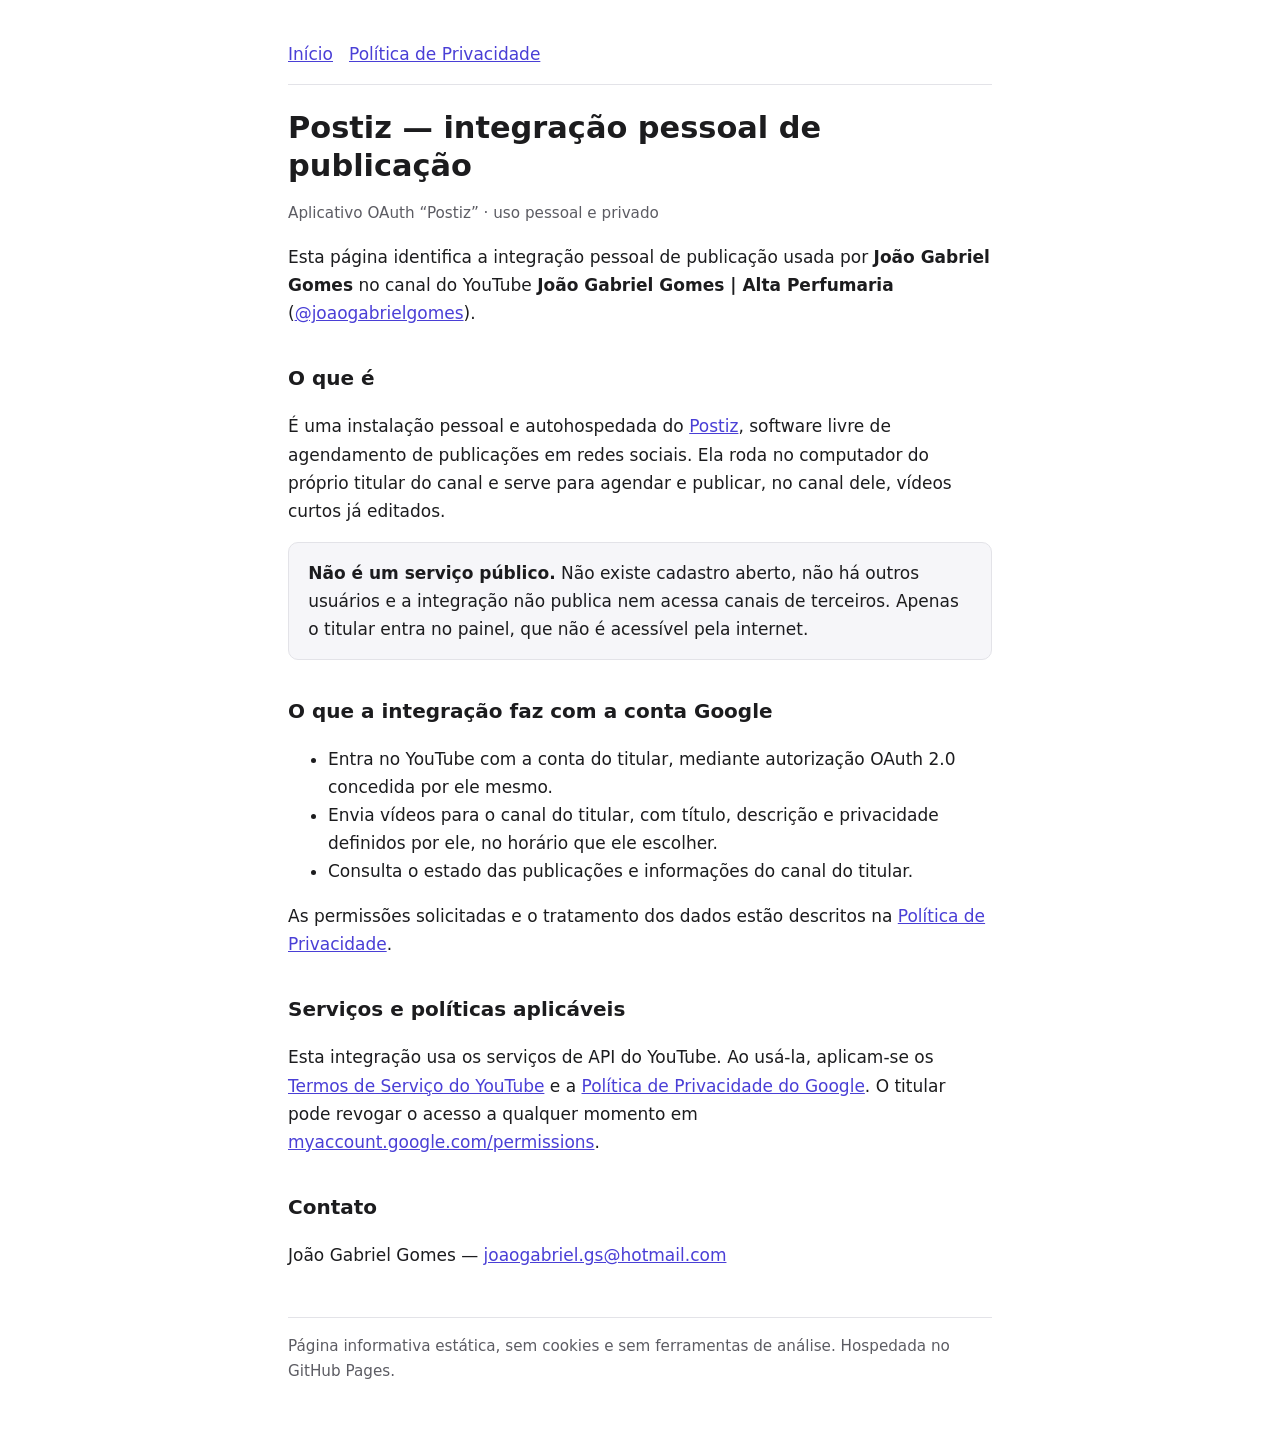
<file: index.html>
<!doctype html>
<html lang="pt-BR">
<head>
<meta charset="utf-8">
<meta name="viewport" content="width=device-width,initial-scale=1">
<title>Postiz — integração pessoal de publicação</title>
<meta name="description" content="Integração pessoal de publicação de vídeos do canal João Gabriel Gomes | Alta Perfumaria, usando o software livre Postiz.">
<!-- Verificação do Google Search Console: cole aqui a meta tag fornecida pelo Google (método "Tag HTML"), se for usar esse método. -->
<link rel="stylesheet" href="style.css">
</head>
<body>
<main>
<nav>
  <a href="./">Início</a>
  <a href="privacidade/">Política de Privacidade</a>
</nav>

<h1>Postiz — integração pessoal de publicação</h1>
<p class="muted">Aplicativo OAuth “Postiz” · uso pessoal e privado</p>

<p>Esta página identifica a integração pessoal de publicação usada por <strong>João Gabriel Gomes</strong> no canal do YouTube <strong>João Gabriel Gomes | Alta Perfumaria</strong> (<a href="https://www.youtube.com/@joaogabrielgomes">@joaogabrielgomes</a>).</p>

<h2>O que é</h2>
<p>É uma instalação pessoal e autohospedada do <a href="https://github.com/gitroomhq/postiz-app">Postiz</a>, software livre de agendamento de publicações em redes sociais. Ela roda no computador do próprio titular do canal e serve para agendar e publicar, no canal dele, vídeos curtos já editados.</p>

<div class="card">
<strong>Não é um serviço público.</strong> Não existe cadastro aberto, não há outros usuários e a integração não publica nem acessa canais de terceiros. Apenas o titular entra no painel, que não é acessível pela internet.
</div>

<h2>O que a integração faz com a conta Google</h2>
<ul>
  <li>Entra no YouTube com a conta do titular, mediante autorização OAuth 2.0 concedida por ele mesmo.</li>
  <li>Envia vídeos para o canal do titular, com título, descrição e privacidade definidos por ele, no horário que ele escolher.</li>
  <li>Consulta o estado das publicações e informações do canal do titular.</li>
</ul>
<p>As permissões solicitadas e o tratamento dos dados estão descritos na <a href="privacidade/">Política de Privacidade</a>.</p>

<h2>Serviços e políticas aplicáveis</h2>
<p>Esta integração usa os serviços de API do YouTube. Ao usá-la, aplicam-se os <a href="https://www.youtube.com/t/terms">Termos de Serviço do YouTube</a> e a <a href="https://policies.google.com/privacy">Política de Privacidade do Google</a>. O titular pode revogar o acesso a qualquer momento em <a href="https://myaccount.google.com/permissions">myaccount.google.com/permissions</a>.</p>

<h2>Contato</h2>
<p>João Gabriel Gomes — <a href="mailto:joaogabriel.gs@hotmail.com">joaogabriel.gs@hotmail.com</a></p>

<footer class="muted">Página informativa estática, sem cookies e sem ferramentas de análise. Hospedada no GitHub Pages.</footer>
</main>
</body>
</html>
</file>
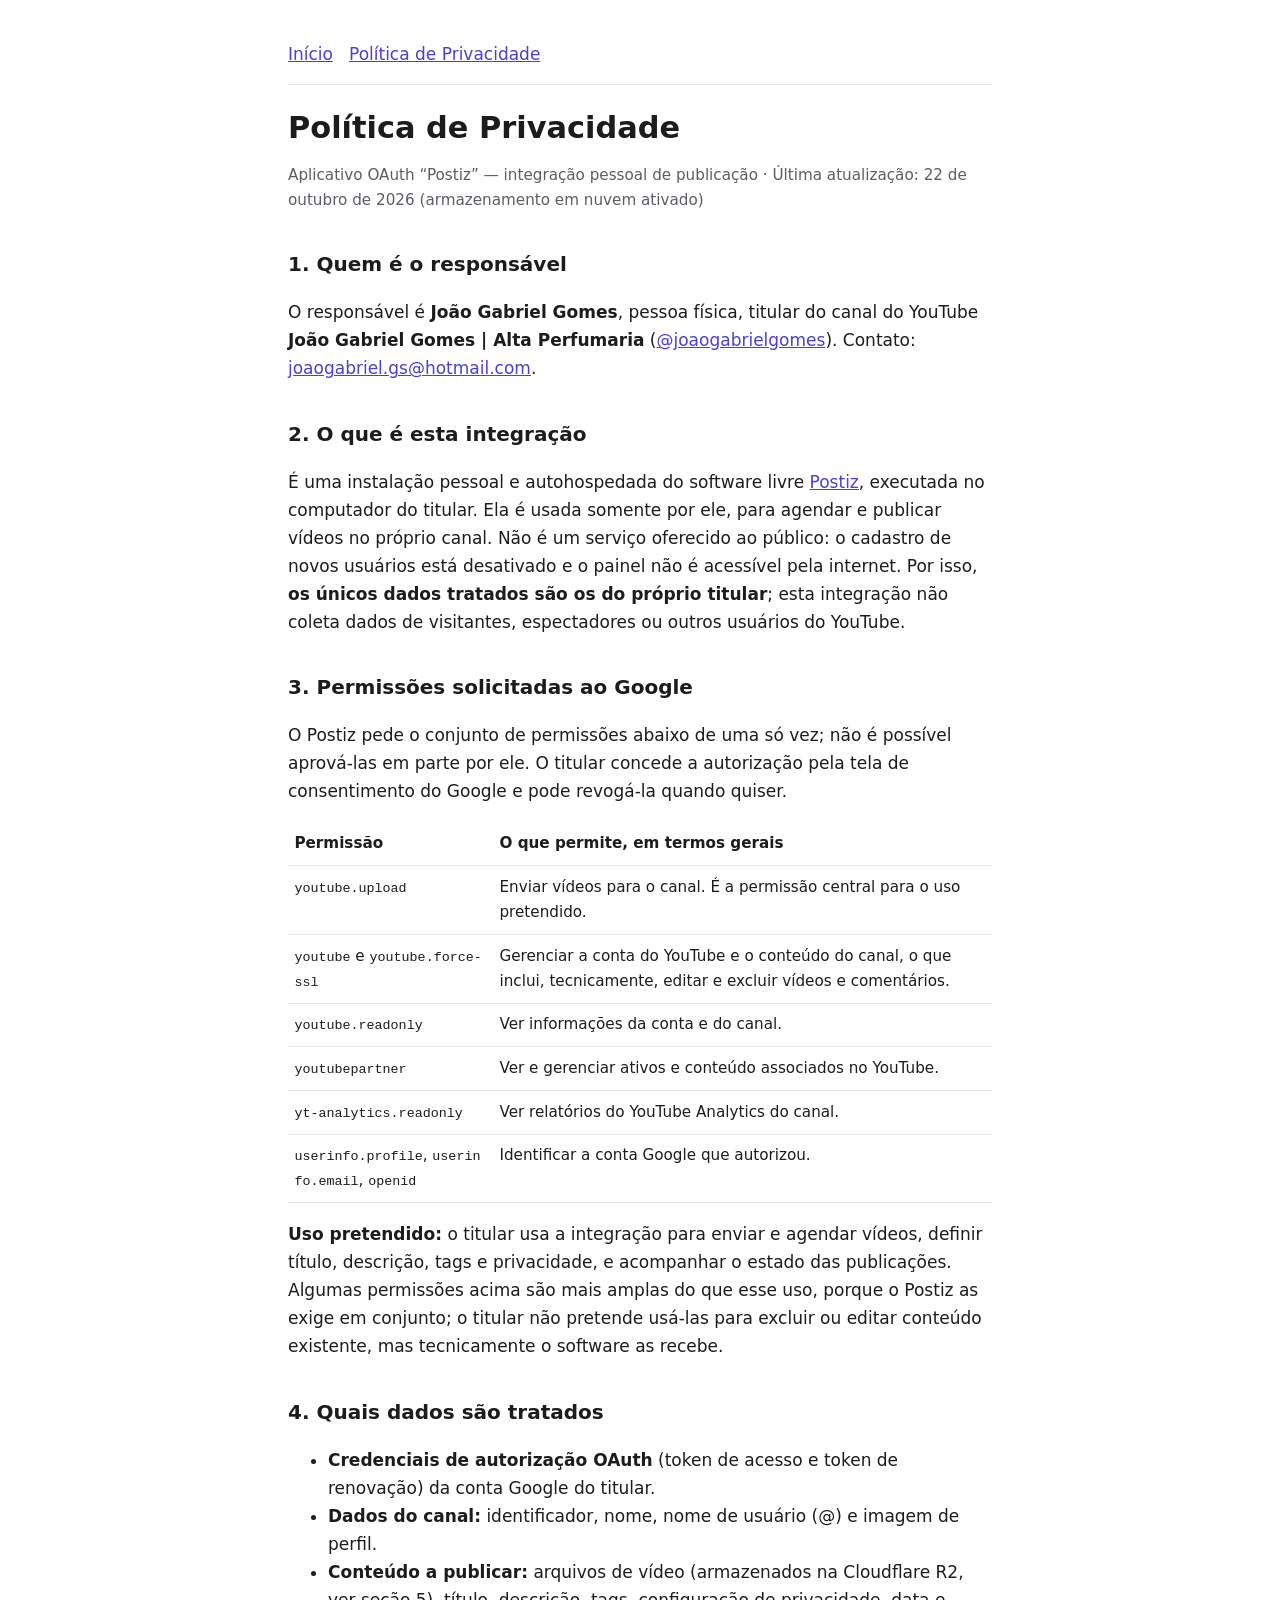
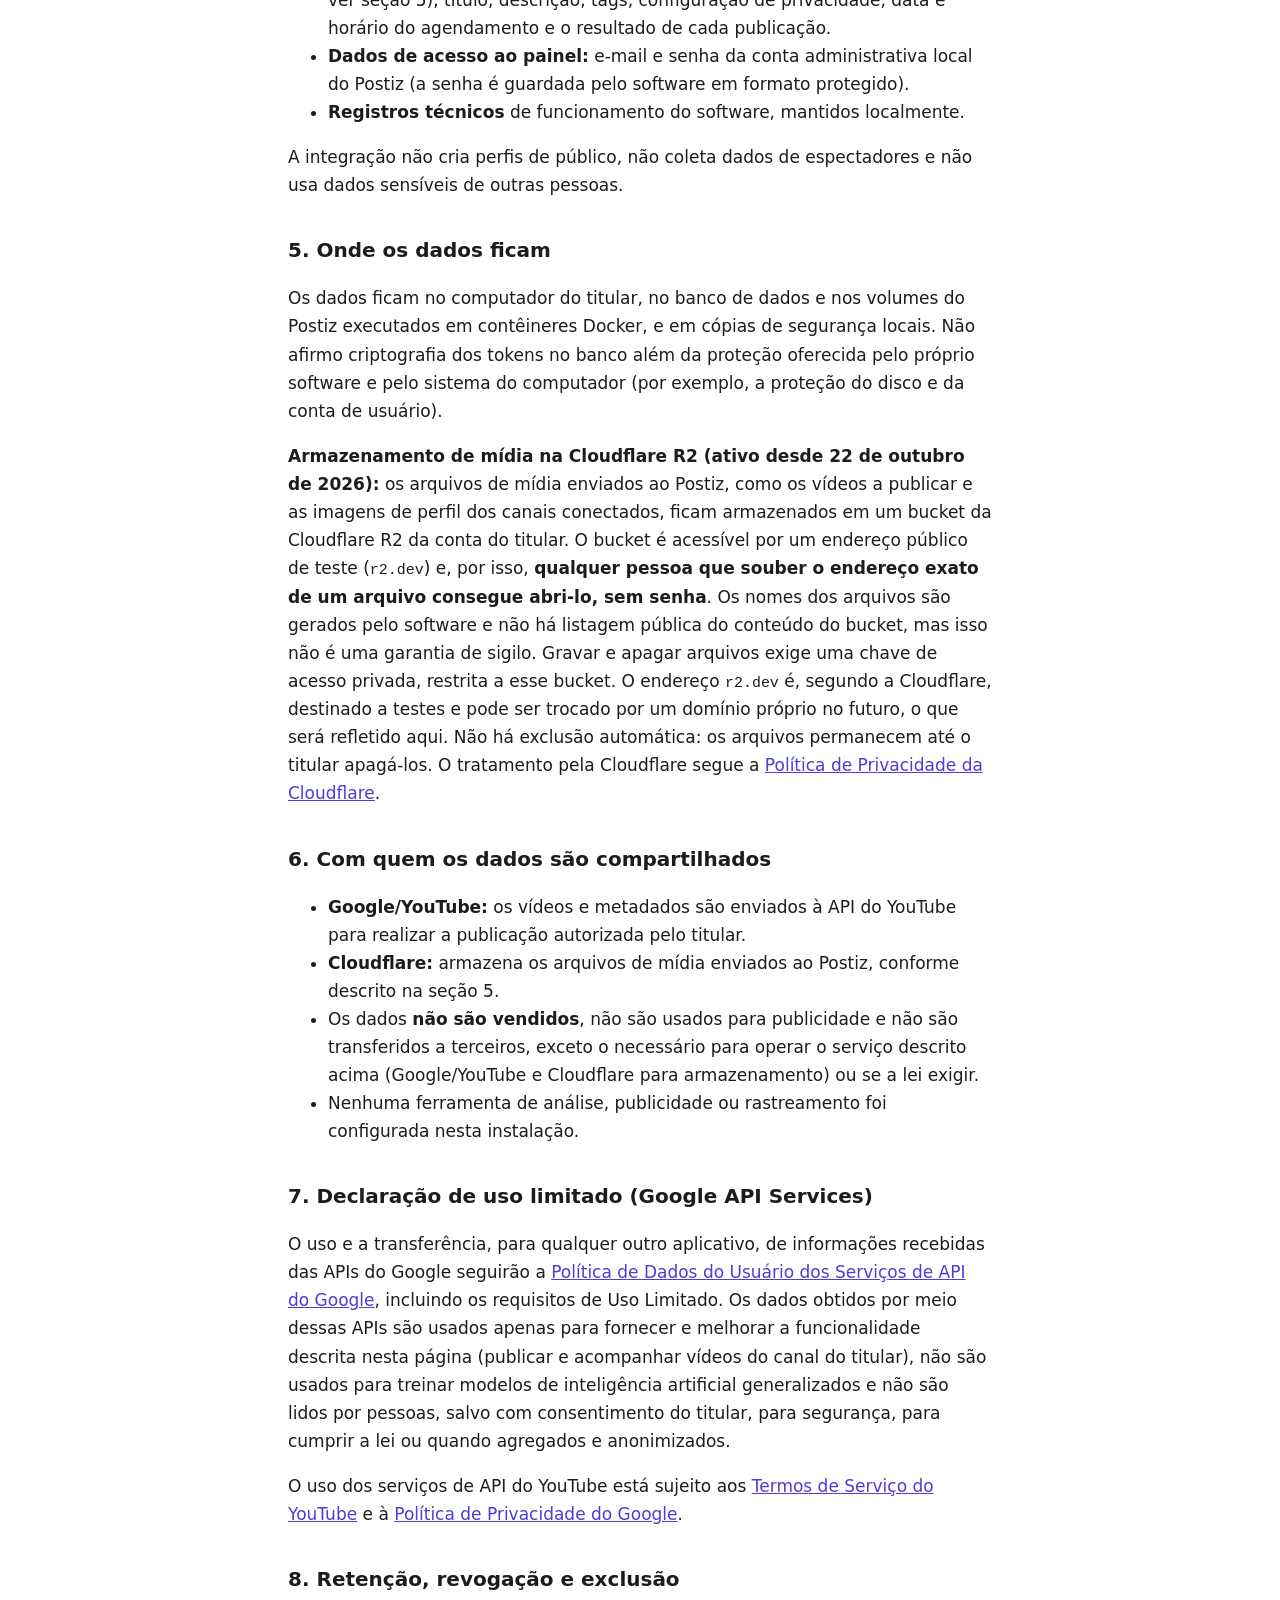
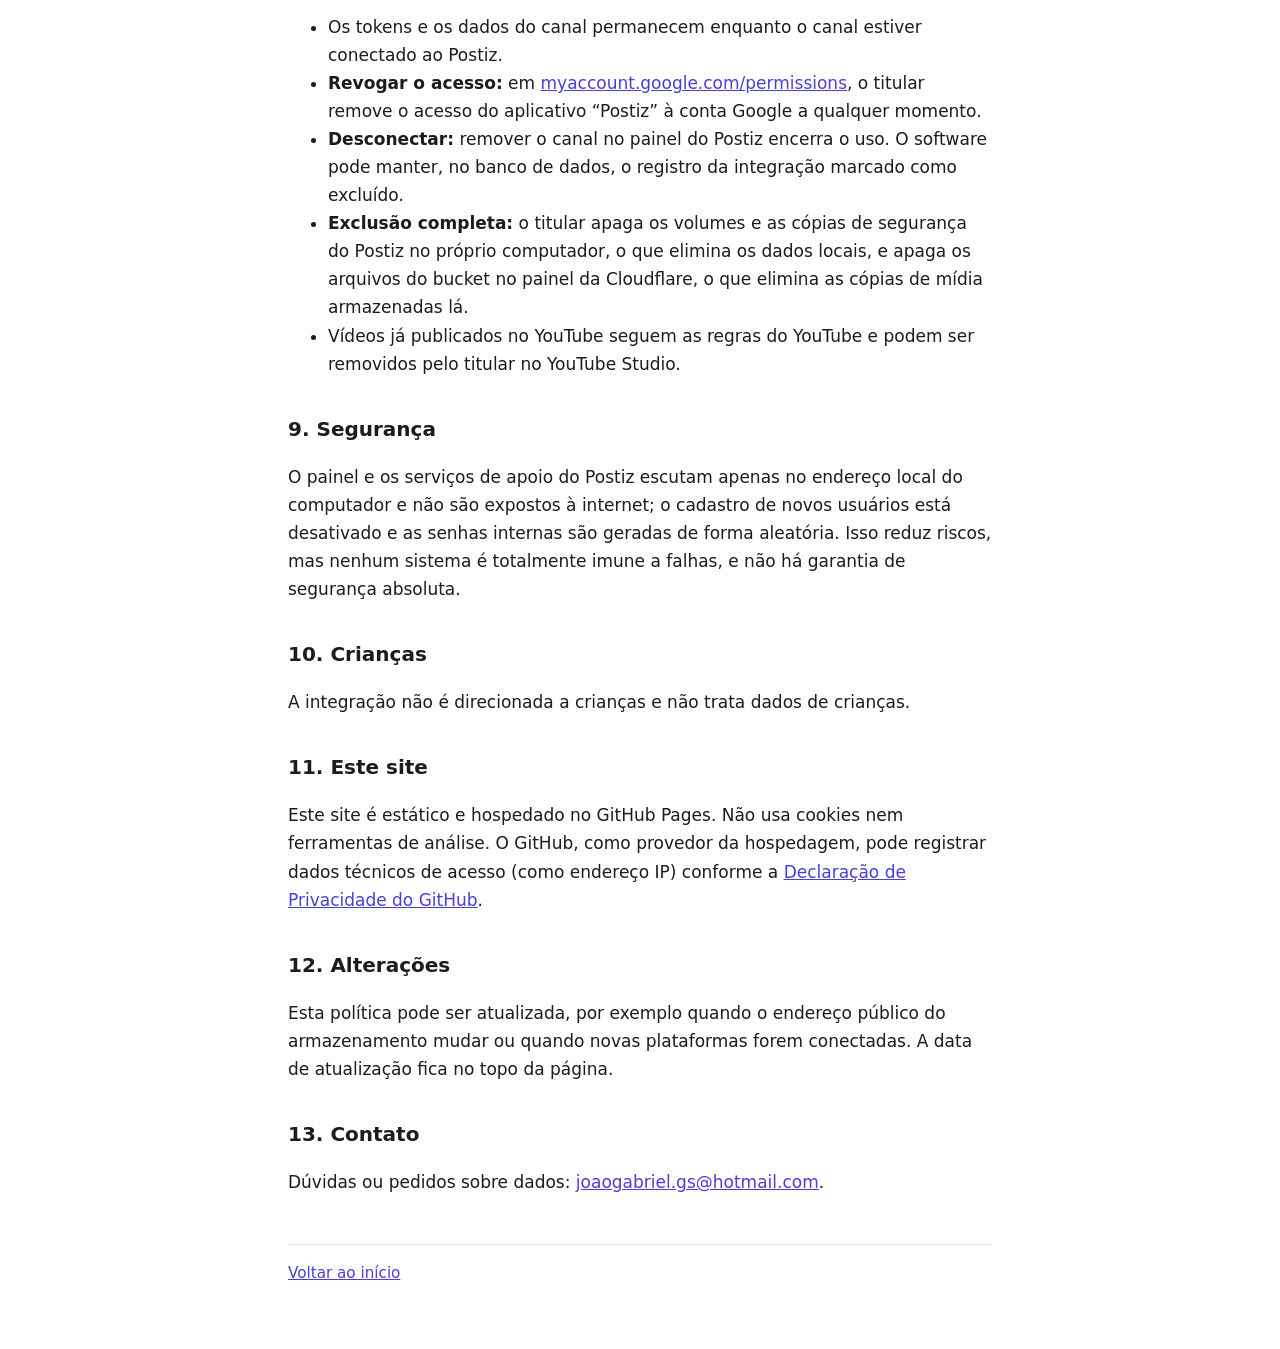
<file: privacidade/index.html>
<!doctype html>
<html lang="pt-BR">
<head>
<meta charset="utf-8">
<meta name="viewport" content="width=device-width,initial-scale=1">
<title>Política de Privacidade — Postiz (integração pessoal)</title>
<meta name="description" content="Política de Privacidade da integração pessoal de publicação do canal João Gabriel Gomes | Alta Perfumaria.">
<link rel="stylesheet" href="../style.css">
</head>
<body>
<main>
<nav>
  <a href="../">Início</a>
  <a href="./">Política de Privacidade</a>
</nav>

<h1>Política de Privacidade</h1>
<p class="muted">Aplicativo OAuth “Postiz” — integração pessoal de publicação · Última atualização: 22 de outubro de 2026 (armazenamento em nuvem ativado)</p>

<h2>1. Quem é o responsável</h2>
<p>O responsável é <strong>João Gabriel Gomes</strong>, pessoa física, titular do canal do YouTube <strong>João Gabriel Gomes | Alta Perfumaria</strong> (<a href="https://www.youtube.com/@joaogabrielgomes">@joaogabrielgomes</a>). Contato: <a href="mailto:joaogabriel.gs@hotmail.com">joaogabriel.gs@hotmail.com</a>.</p>

<h2>2. O que é esta integração</h2>
<p>É uma instalação pessoal e autohospedada do software livre <a href="https://github.com/gitroomhq/postiz-app">Postiz</a>, executada no computador do titular. Ela é usada somente por ele, para agendar e publicar vídeos no próprio canal. Não é um serviço oferecido ao público: o cadastro de novos usuários está desativado e o painel não é acessível pela internet. Por isso, <strong>os únicos dados tratados são os do próprio titular</strong>; esta integração não coleta dados de visitantes, espectadores ou outros usuários do YouTube.</p>

<h2>3. Permissões solicitadas ao Google</h2>
<p>O Postiz pede o conjunto de permissões abaixo de uma só vez; não é possível aprová-las em parte por ele. O titular concede a autorização pela tela de consentimento do Google e pode revogá-la quando quiser.</p>
<table>
<thead><tr><th>Permissão</th><th>O que permite, em termos gerais</th></tr></thead>
<tbody>
<tr><td><code>youtube.upload</code></td><td>Enviar vídeos para o canal. É a permissão central para o uso pretendido.</td></tr>
<tr><td><code>youtube</code> e <code>youtube.force-ssl</code></td><td>Gerenciar a conta do YouTube e o conteúdo do canal, o que inclui, tecnicamente, editar e excluir vídeos e comentários.</td></tr>
<tr><td><code>youtube.readonly</code></td><td>Ver informações da conta e do canal.</td></tr>
<tr><td><code>youtubepartner</code></td><td>Ver e gerenciar ativos e conteúdo associados no YouTube.</td></tr>
<tr><td><code>yt-analytics.readonly</code></td><td>Ver relatórios do YouTube Analytics do canal.</td></tr>
<tr><td><code>userinfo.profile</code>, <code>userinfo.email</code>, <code>openid</code></td><td>Identificar a conta Google que autorizou.</td></tr>
</tbody>
</table>
<p><strong>Uso pretendido:</strong> o titular usa a integração para enviar e agendar vídeos, definir título, descrição, tags e privacidade, e acompanhar o estado das publicações. Algumas permissões acima são mais amplas do que esse uso, porque o Postiz as exige em conjunto; o titular não pretende usá-las para excluir ou editar conteúdo existente, mas tecnicamente o software as recebe.</p>

<h2>4. Quais dados são tratados</h2>
<ul>
  <li><strong>Credenciais de autorização OAuth</strong> (token de acesso e token de renovação) da conta Google do titular.</li>
  <li><strong>Dados do canal:</strong> identificador, nome, nome de usuário (@) e imagem de perfil.</li>
  <li><strong>Conteúdo a publicar:</strong> arquivos de vídeo (armazenados na Cloudflare R2, ver seção 5), título, descrição, tags, configuração de privacidade, data e horário do agendamento e o resultado de cada publicação.</li>
  <li><strong>Dados de acesso ao painel:</strong> e-mail e senha da conta administrativa local do Postiz (a senha é guardada pelo software em formato protegido).</li>
  <li><strong>Registros técnicos</strong> de funcionamento do software, mantidos localmente.</li>
</ul>
<p>A integração não cria perfis de público, não coleta dados de espectadores e não usa dados sensíveis de outras pessoas.</p>

<h2>5. Onde os dados ficam</h2>
<p>Os dados ficam no computador do titular, no banco de dados e nos volumes do Postiz executados em contêineres Docker, e em cópias de segurança locais. Não afirmo criptografia dos tokens no banco além da proteção oferecida pelo próprio software e pelo sistema do computador (por exemplo, a proteção do disco e da conta de usuário).</p>
<p><strong>Armazenamento de mídia na Cloudflare R2 (ativo desde 22 de outubro de 2026):</strong> os arquivos de mídia enviados ao Postiz, como os vídeos a publicar e as imagens de perfil dos canais conectados, ficam armazenados em um bucket da Cloudflare R2 da conta do titular. O bucket é acessível por um endereço público de teste (<code>r2.dev</code>) e, por isso, <strong>qualquer pessoa que souber o endereço exato de um arquivo consegue abri-lo, sem senha</strong>. Os nomes dos arquivos são gerados pelo software e não há listagem pública do conteúdo do bucket, mas isso não é uma garantia de sigilo. Gravar e apagar arquivos exige uma chave de acesso privada, restrita a esse bucket. O endereço <code>r2.dev</code> é, segundo a Cloudflare, destinado a testes e pode ser trocado por um domínio próprio no futuro, o que será refletido aqui. Não há exclusão automática: os arquivos permanecem até o titular apagá-los. O tratamento pela Cloudflare segue a <a href="https://www.cloudflare.com/privacypolicy/">Política de Privacidade da Cloudflare</a>.</p>

<h2>6. Com quem os dados são compartilhados</h2>
<ul>
  <li><strong>Google/YouTube:</strong> os vídeos e metadados são enviados à API do YouTube para realizar a publicação autorizada pelo titular.</li>
  <li><strong>Cloudflare:</strong> armazena os arquivos de mídia enviados ao Postiz, conforme descrito na seção 5.</li>
  <li>Os dados <strong>não são vendidos</strong>, não são usados para publicidade e não são transferidos a terceiros, exceto o necessário para operar o serviço descrito acima (Google/YouTube e Cloudflare para armazenamento) ou se a lei exigir.</li>
  <li>Nenhuma ferramenta de análise, publicidade ou rastreamento foi configurada nesta instalação.</li>
</ul>

<h2>7. Declaração de uso limitado (Google API Services)</h2>
<p>O uso e a transferência, para qualquer outro aplicativo, de informações recebidas das APIs do Google seguirão a <a href="https://developers.google.com/terms/api-services-user-data-policy">Política de Dados do Usuário dos Serviços de API do Google</a>, incluindo os requisitos de Uso Limitado. Os dados obtidos por meio dessas APIs são usados apenas para fornecer e melhorar a funcionalidade descrita nesta página (publicar e acompanhar vídeos do canal do titular), não são usados para treinar modelos de inteligência artificial generalizados e não são lidos por pessoas, salvo com consentimento do titular, para segurança, para cumprir a lei ou quando agregados e anonimizados.</p>
<p>O uso dos serviços de API do YouTube está sujeito aos <a href="https://www.youtube.com/t/terms">Termos de Serviço do YouTube</a> e à <a href="https://policies.google.com/privacy">Política de Privacidade do Google</a>.</p>

<h2>8. Retenção, revogação e exclusão</h2>
<ul>
  <li>Os tokens e os dados do canal permanecem enquanto o canal estiver conectado ao Postiz.</li>
  <li><strong>Revogar o acesso:</strong> em <a href="https://myaccount.google.com/permissions">myaccount.google.com/permissions</a>, o titular remove o acesso do aplicativo “Postiz” à conta Google a qualquer momento.</li>
  <li><strong>Desconectar:</strong> remover o canal no painel do Postiz encerra o uso. O software pode manter, no banco de dados, o registro da integração marcado como excluído.</li>
  <li><strong>Exclusão completa:</strong> o titular apaga os volumes e as cópias de segurança do Postiz no próprio computador, o que elimina os dados locais, e apaga os arquivos do bucket no painel da Cloudflare, o que elimina as cópias de mídia armazenadas lá.</li>
  <li>Vídeos já publicados no YouTube seguem as regras do YouTube e podem ser removidos pelo titular no YouTube Studio.</li>
</ul>

<h2>9. Segurança</h2>
<p>O painel e os serviços de apoio do Postiz escutam apenas no endereço local do computador e não são expostos à internet; o cadastro de novos usuários está desativado e as senhas internas são geradas de forma aleatória. Isso reduz riscos, mas nenhum sistema é totalmente imune a falhas, e não há garantia de segurança absoluta.</p>

<h2>10. Crianças</h2>
<p>A integração não é direcionada a crianças e não trata dados de crianças.</p>

<h2>11. Este site</h2>
<p>Este site é estático e hospedado no GitHub Pages. Não usa cookies nem ferramentas de análise. O GitHub, como provedor da hospedagem, pode registrar dados técnicos de acesso (como endereço IP) conforme a <a href="https://docs.github.com/pt/site-policy/privacy-policies/github-general-privacy-statement">Declaração de Privacidade do GitHub</a>.</p>

<h2>12. Alterações</h2>
<p>Esta política pode ser atualizada, por exemplo quando o endereço público do armazenamento mudar ou quando novas plataformas forem conectadas. A data de atualização fica no topo da página.</p>

<h2>13. Contato</h2>
<p>Dúvidas ou pedidos sobre dados: <a href="mailto:joaogabriel.gs@hotmail.com">joaogabriel.gs@hotmail.com</a>.</p>

<footer class="muted"><a href="../">Voltar ao início</a></footer>
</main>
</body>
</html>
</file>
<file: style.css>
:root{--bg:#fff;--fg:#1c1c1e;--muted:#5c5c63;--line:#e3e3e8;--accent:#4a3fd6;--card:#f6f6f9}
@media (prefers-color-scheme:dark){:root{--bg:#141418;--fg:#ececf1;--muted:#a0a0ab;--line:#2c2c34;--accent:#9d95ff;--card:#1d1d23}}
*{box-sizing:border-box}
body{margin:0;background:var(--bg);color:var(--fg);font:17px/1.65 system-ui,-apple-system,"Segoe UI",Roboto,sans-serif}
main{max-width:46rem;margin:0 auto;padding:2.5rem 1rem 4rem}
h1{font-size:1.9rem;line-height:1.25;margin:.2rem 0 1rem}
h2{font-size:1.25rem;margin:2.2rem 0 .6rem}
p,li{color:var(--fg)} .muted{color:var(--muted);font-size:.95rem}
a{color:var(--accent)} nav{display:flex;gap:1rem;flex-wrap:wrap;padding-bottom:1rem;border-bottom:1px solid var(--line);margin-bottom:1.5rem}
.card{background:var(--card);border:1px solid var(--line);border-radius:10px;padding:1rem 1.2rem;margin:1rem 0}
table{width:100%;border-collapse:collapse;font-size:.95rem;margin:.8rem 0}
th,td{border-bottom:1px solid var(--line);padding:.55rem .4rem;text-align:left;vertical-align:top}
code{font-size:.88em;word-break:break-all} footer{margin-top:3rem;padding-top:1rem;border-top:1px solid var(--line)}
</file>
